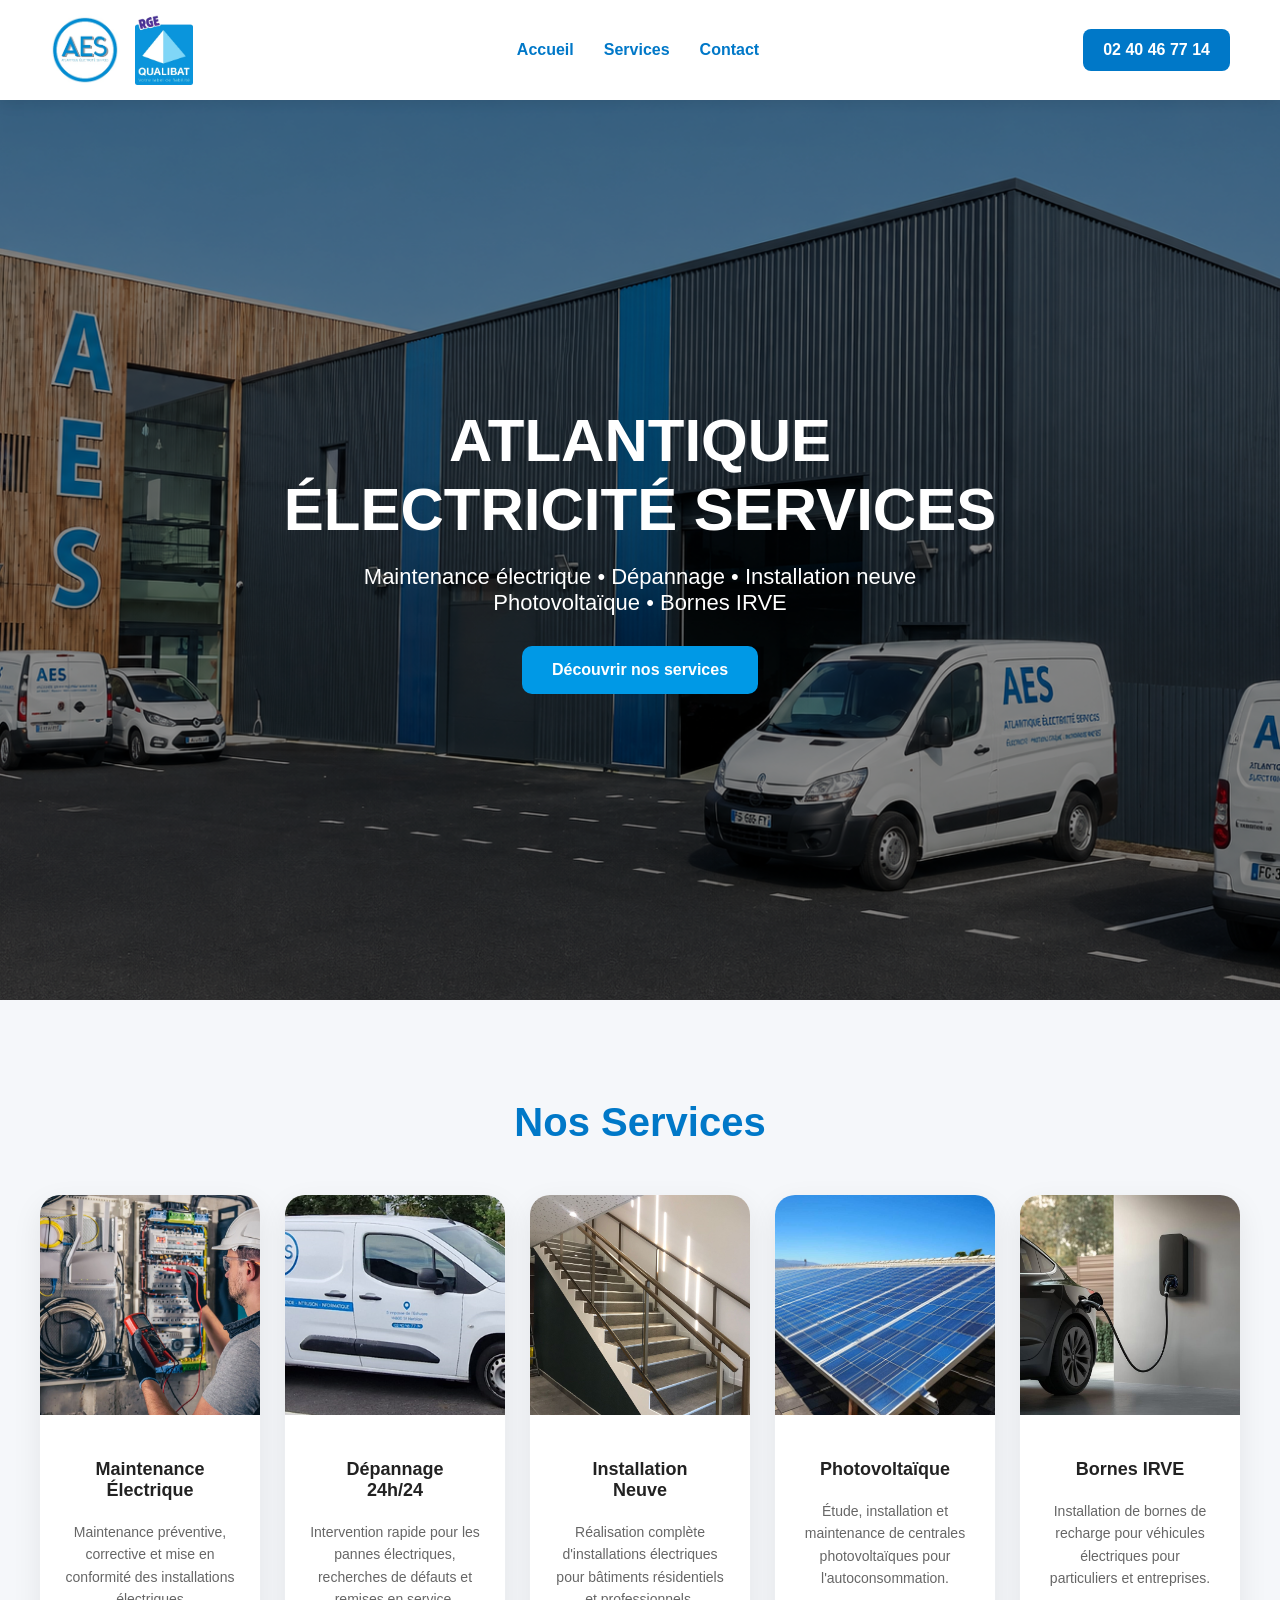
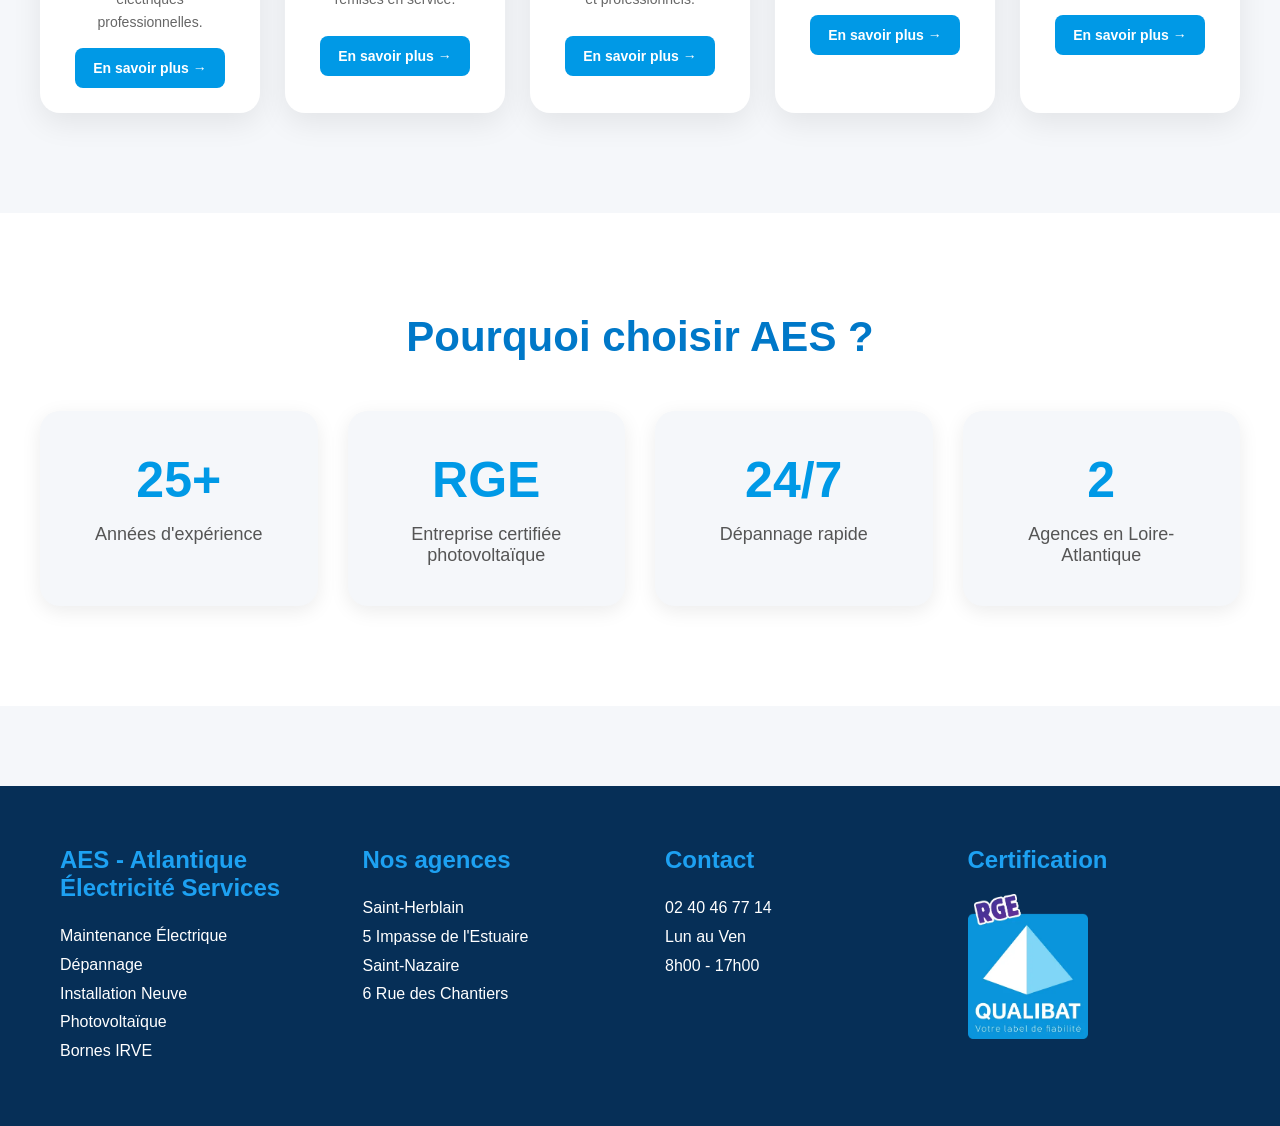
<file: index.html>
<!DOCTYPE html>
<html lang="fr">
<head>
<meta charset="UTF-8">
<meta name="viewport" content="width=device-width, initial-scale=1.0">
<title>AES - Atlantique Électricité Services</title>
<link rel="stylesheet" href="style.css">
</head>

<body>

<header>
   <div class="logo">
    <img src="images/logo-aes.png" alt="AES" class="logo-aes">

    <img src="images/logo rge.webp" alt="Qualibat" class="logo-rge">
</div>

    <nav>
        <a href="#">Accueil</a>
        <a href="#services">Services</a>
        <a href="#contact">Contact</a>
    </nav>

    <a href="tel:0240467714" class="btn-contact">
        02 40 46 77 14
    </a>
</header>

<section class="hero">

    <div class="overlay"></div>

    <div class="hero-content">

        <h1>
            ATLANTIQUE<br>
            ÉLECTRICITÉ SERVICES
        </h1>

        <p>
            Maintenance électrique • Dépannage • Installation neuve<br>
            Photovoltaïque • Bornes IRVE
        </p>

        <a href="#services" class="btn-main">
            Découvrir nos services
        </a>

    </div>

</section>

<section id="services" class="services">

    <h2>Nos Services</h2>

   <div class="slider-wrapper">

<div class="cards">

       <a href="maintenance.html" class="card">
    <img src="images/image-maintenance-couverture.jpg">

    <div class="card-content">
        <h3>Maintenance Électrique</h3>

        <p>
            Maintenance préventive, corrective et mise en conformité
            des installations électriques professionnelles.
        </p>

        <span class="btn-card">
            En savoir plus →
        </span>
    </div>
</a>

       <a href="depannage.html" class="card">
    <img src="images/camion-aes.png">

    <div class="card-content">
        <h3>Dépannage 24h/24</h3>

        <p>
            Intervention rapide pour les pannes électriques,
            recherches de défauts et remises en service.
        </p>

        <span class="btn-card">
            En savoir plus →
        </span>
    </div>
</a>

       <a href="installation-neuve.html" class="card">
    <img src="images/eclairages-aes2.jpeg">

    <div class="card-content">
        <h3>Installation Neuve</h3>

        <p>
            Réalisation complète d'installations électriques
            pour bâtiments résidentiels et professionnels.
        </p>

        <span class="btn-card">
            En savoir plus →
        </span>
    </div>
</a>

       <a href="photovoltaique.html" class="card">
    <img src="images/image-panneaux-photovoltaique-couverture.jpg">

    <div class="card-content">
        <h3>Photovoltaïque</h3>

        <p>
            Étude, installation et maintenance de centrales
            photovoltaïques pour l'autoconsommation.
        </p>

        <span class="btn-card">
            En savoir plus →
        </span>
    </div>
</a>

       <a href="irve.html" class="card">
    <img src="images/borne-recharge-couverture.jpg">

    <div class="card-content">
        <h3>Bornes IRVE</h3>

        <p>
            Installation de bornes de recharge pour véhicules
            électriques pour particuliers et entreprises.
        </p>

        <span class="btn-card">
            En savoir plus →
        </span>
    </div>
</a>

    </div>

</div>
</section>
<section class="avantages">

<h2>Pourquoi choisir AES ?</h2>

<div class="avantages-grid">

<div class="avantage">
<h3>25+</h3>
<p>Années d'expérience</p>
</div>

<div class="avantage">
<h3>RGE</h3>
<p>Entreprise certifiée photovoltaïque</p>
</div>

<div class="avantage">
<h3>24/7</h3>
<p>Dépannage rapide</p>
</div>

<div class="avantage">
<h3>2</h3>
<p>Agences en Loire-Atlantique</p>
</div>

</div>

</section>

<section class="infos-entreprise">

    <div class="infos-colonne">
        <h3>AES - Atlantique Électricité Services</h3>

        <p>
            Maintenance Électrique<br>
            Dépannage<br>
            Installation Neuve<br>
            Photovoltaïque<br>
            Bornes IRVE
        </p>
    </div>

    <div class="infos-colonne">
        <h3>Nos agences</h3>

        <p>
            Saint-Herblain<br>
            5 Impasse de l'Estuaire
        </p>

        <p>
            Saint-Nazaire<br>
            6 Rue des Chantiers
        </p>
    </div>

    <div class="infos-colonne">
        <h3>Contact</h3>

        <p>02 40 46 77 14</p>

        <p>
            Lun au Ven<br>
            8h00 - 17h00
        </p>
    </div>

    <div class="infos-colonne">
        <h3>Certification</h3>

        <img src="images/logo rge.webp" alt="Qualibat">
    </div>

</section>
<script>
};
</script>
<script>
document.querySelectorAll('.accordion-btn').forEach(btn => {

btn.addEventListener('click', () => {

const content = btn.nextElementSibling;
const icon = btn.querySelector('.accordion-icon');

if(content.style.display === 'block'){
    content.style.display = 'none';
    icon.textContent = '+';
}else{
    content.style.display = 'block';
    icon.textContent = '-';
}

});

});
</script>
</body>
</html>
</file>
<file: style.css>
*{
margin:0;
padding:0;
box-sizing:border-box;
font-family:Arial,sans-serif;
}

body{
background:#f5f7fa;
color:#222;
}

header{
position:relative;
top:0;
width:100%;
background:white;
display:flex;
justify-content:space-between;
align-items:center;
padding:15px 50px;
box-shadow:0 2px 15px rgba(0,0,0,.1);
z-index:1000;
}

.logo{
display:flex;
align-items:center;
gap:15px;
}

.logo-aes{
height:70px;
}

.logo-rge{
height:70px;
}
nav{
display:flex;
gap:30px;
}

nav a{
text-decoration:none;
color:#0078c8;
font-weight:600;
}

.btn-contact{
background:#0078c8;
color:white;
padding:12px 20px;
border-radius:8px;
text-decoration:none;
font-weight:bold;
}

.hero{
height:100vh;
background:url("images/batiment-aes.png") center center/cover;
position:relative;
display:flex;
justify-content:center;
align-items:center;
text-align:center;
}

.overlay{
position:absolute;
top:0;
left:0;
width:100%;
height:100%;
background:rgba(0,0,0,.45);
}

.hero-content{
position:relative;
z-index:2;
color:white;
max-width:900px;
padding:20px;
}

.hero-content h1{
font-size:60px;
margin-bottom:20px;
}

.hero-content p{
font-size:22px;
margin-bottom:30px;
}

.btn-main{
display:inline-block;
background:#0099e6;
color:white;
padding:15px 30px;
border-radius:10px;
text-decoration:none;
font-weight:bold;
}

.services{
padding:100px 40px;
text-align:center;
}

.services h2{
font-size:40px;
margin-bottom:50px;
color:#0078c8;
}

.cards{
display:grid;
grid-template-columns:repeat(5,1fr);
gap:25px;
max-width:1500px;
margin:auto;
}

.card{
background:white;
border-radius:15px;
overflow:hidden;
text-decoration:none;
color:#222;
box-shadow:0 5px 20px rgba(0,0,0,.1);
transition:.3s;
}

.card:hover{
transform:translateY(-10px);
}

.card img{
width:100%;
height:220px;
object-fit:cover;
}

.card h3{
padding:20px;
font-size:22px;
}

.gallery{
padding:100px 40px;
background:white;
}

.gallery h2{
text-align:center;
font-size:40px;
margin-bottom:50px;
color:#0078c8;
}

.gallery-grid{
display:grid;
grid-template-columns:repeat(auto-fit,minmax(300px,1fr));
gap:20px;
}

.gallery-grid img{
width:100%;
height:250px;
object-fit:cover;
border-radius:12px;
}

.infos{
padding:80px 40px;
background:#0078c8;
color:white;
display:grid;
grid-template-columns:repeat(auto-fit,minmax(200px,1fr));
gap:30px;
text-align:center;
}

.infos h3{
font-size:45px;
margin-bottom:10px;
}

footer{
background:#002c4d;
color:white;
padding:80px 40px;
text-align:center;
}

.footer-logo{
height:100px;
margin-bottom:30px;
}

.contact-grid{
display:grid;
grid-template-columns:repeat(auto-fit,minmax(300px,1fr));
gap:40px;
margin-top:40px;
}

@media(max-width:768px){
header {
    padding: 15px 10px;
}

.logo img {
    height: 60px;
}

.qualibat-logo {
    height: 50px;
}
header{
padding:15px;
flex-direction:column;
gap:15px;
}

nav{
flex-wrap:wrap;
justify-content:center;
}

.hero-content h1{
font-size:38px;
}

.hero-content p{
font-size:18px;
}

}
.card-content{
padding:25px;
}

.card-content p{
margin-top:15px;
line-height:1.6;
color:#666;
font-size:15px;
min-height:90px;
}

.btn-card{
display:inline-block;
margin-top:15px;
background:#0099e6;
color:white;
padding:12px 18px;
border-radius:8px;
font-weight:bold;
}
.card h3{
font-size:18px;
padding:15px 10px 5px;
}

.card-content p{
font-size:14px;
min-height:100px;
}

.btn-card{
font-size:14px;
}
.card{
background:white;
border-radius:20px;
overflow:hidden;
text-decoration:none;
color:#222;
box-shadow:0 10px 30px rgba(0,0,0,.08);
transition:.3s;
}

.card:hover{
transform:translateY(-10px);
box-shadow:0 20px 40px rgba(0,0,0,.15);
}
.avantages{
padding:100px 40px;
background:white;
text-align:center;
}

.avantages h2{
font-size:42px;
color:#0078c8;
margin-bottom:50px;
}

.avantages-grid{
display:grid;
grid-template-columns:repeat(4,1fr);
gap:30px;
max-width:1400px;
margin:auto;
}

.avantage{
background:#f5f7fa;
padding:40px;
border-radius:20px;
box-shadow:0 5px 20px rgba(0,0,0,.08);
}

.avantage h3{
font-size:50px;
color:#0099e6;
margin-bottom:15px;
}

.avantage p{
font-size:18px;
color:#555;
}
.footer-pro{
background:#052d4d;
padding:80px 40px;
color:white;
text-align:center;
}

.footer-pro h2{
font-size:42px;
margin-bottom:50px;
}

.footer-grid{
display:grid;
grid-template-columns:repeat(3,1fr);
gap:30px;
max-width:1200px;
margin:auto;
}

.footer-card{
background:rgba(255,255,255,0.08);
padding:30px;
border-radius:20px;
backdrop-filter:blur(10px);
}

.footer-card h3{
margin-bottom:15px;
font-size:24px;
color:#2fb3ff;
}

.footer-card p{
line-height:1.7;
font-size:18px;
}

.footer-bottom{
margin-top:50px;
padding-top:25px;
border-top:1px solid rgba(255,255,255,0.2);
font-size:15px;
opacity:0.8;
}

@media(max-width:900px){

.footer-grid{
grid-template-columns:1fr;
}

}
@media (max-width: 768px){

header{
flex-direction:column;
padding:15px;
gap:15px;
}

.logo{
justify-content:center;
}

.logo-aes{
height:60px;
}

.logo-rge{
height:45px;
}

nav{
flex-wrap:wrap;
justify-content:center;
gap:15px;
}

.btn-contact{
width:auto;
padding:15px 35px;
text-align:center;
}

.hero{
height:70vh;
}

.hero-content h1{
font-size:32px;
line-height:1.2;
}

.hero-content p{
font-size:16px;
}

.cards{
grid-template-columns:1fr;
}

.card{
max-width:450px;
margin:auto;
}

.avantages-grid{
grid-template-columns:1fr;
}

.footer-grid{
grid-template-columns:1fr;
}

.footer-pro{
padding:50px 20px;
}

.footer-card{
padding:20px;
}

}
@media (max-width: 768px){

.avantages{
    padding:60px 20px;
}

.avantages h2{
    font-size:28px;
    margin-bottom:30px;
}

.avantages-grid{
    grid-template-columns:1fr;
    gap:20px;
}

.avantage{
    padding:25px;
}

.avantage h3{
    font-size:40px;
}

.avantage p{
    font-size:16px;
}

.footer-pro h2{
    font-size:28px;
}

}
.stats-grid{
    display:grid;
    grid-template-columns:1fr 1fr;
    gap:15px;
}
/* PAGE INSTALLATION NEUVE */

.hero-install{
    min-height:500px;
   background:url("images/eclairages-aes2.jpeg") center center;
background-size:100%;
    display:flex;
    align-items:center;
    padding:80px;
    color:white;
    position:relative;
}
.hero-pv{
    min-height:500px;
   background:url("images/image-panneaux-photovoltaique-couverture.jpg") center center;
background-size:100%;
    display:flex;
    align-items:center;
    padding:80px;
    color:white;
    position:relative;
}
.hero-install::before{
    content:"";
    position:absolute;
    inset:0;
    background:rgba(0,0,0,.45);
}
.hero-pv::before{
    content:"";
    position:absolute;
    inset:0;
    background:rgba(0,0,0,.45);
}
.hero-depannage{
    min-height:500px;
    background:url("images/camion-aes.png") center center;
    background-size:cover;
    display:flex;
    align-items:center;
    padding:80px;
    color:white;
    position:relative;
}

.hero-depannage::before{
    content:"";
    position:absolute;
    inset:0;
    background:rgba(0,0,0,.45);
}
.hero-maintenance{
    min-height:500px;
    background:url("images/image-maintenance-couverture.jpg") center center;
    background-size:cover;
    display:flex;
    align-items:center;
    padding:80px;
    color:white;
    position:relative;
}

.hero-maintenance::before{
    content:"";
    position:absolute;
    inset:0;
    background:rgba(0,0,0,.45);
}
.hero-irve{
    min-height:500px;
    background:url("images/borne-recharge-couverture.jpg") center center;
    background-size:cover;
    display:flex;
    align-items:center;
    padding:80px;
    color:white;
    position:relative;
}

.hero-irve::before{
    content:"";
    position:absolute;
    inset:0;
    background:rgba(0,0,0,.45);
}
.hero-install-content{
    position:relative;
    z-index:2;
    max-width:600px;
}

.hero-install-content h1{
    font-size:60px;
    margin-bottom:20px;
    color:white;
}

.hero-install-content p{
    font-size:22px;
    line-height:1.6;
    color:white;
    margin-bottom:30px;
}

.engagement{
    padding:80px 20px;
    text-align:center;
    background:white;
}

.engagement span{
    color:#0078c8;
    font-weight:bold;
}

.engagement h2{
    font-size:42px;
    margin:20px 0;
}

.engagement-grid{
    display:grid;
    grid-template-columns:repeat(4,1fr);
    gap:30px;
    max-width:1200px;
    margin:auto;
    margin-top:50px;
}

.engagement-grid div{
    background:white;
    padding:30px;
    border-radius:20px;
    box-shadow:0 10px 30px rgba(0,0,0,.08);
}

.prestations{
    max-width:1300px;
    margin:80px auto;
    padding:0 20px;
    display:grid;
    grid-template-columns:1fr 1fr;
    gap:50px;
    align-items:start;
}

.prestations h2{
    font-size:42px;
    margin-bottom:30px;
}

.prestations li{
    margin-bottom:20px;
    font-size:18px;
}

.prestations-images{
    display:grid;
    grid-template-columns:1fr 1fr;
    gap:20px;
}

.prestations-images img{
    width:100%;
    height:260px;
    object-fit:cover;
    border-radius:15px;
}

.cta-install{
    background:#0078c8;
    color:white;
    padding:50px;
    border-radius:20px;
    max-width:1300px;
    margin:80px auto;
    display:flex;
    justify-content:space-between;
    align-items:center;
}

@media(max-width:768px){

.hero-install{
    padding:40px 25px;
    min-height:400px;
}

.hero-install-content h1{
    font-size:42px;
}

.engagement-grid{
    grid-template-columns:1fr;
}

.prestations{
    grid-template-columns:1fr;
}

.cta-install{
    flex-direction:column;
    text-align:center;
    gap:20px;
}

}
.engagement-card{
    background:#fff;
    padding:30px;
    border-radius:20px;
    box-shadow:0 10px 30px rgba(0,0,0,0.08);
    text-align:center;
}

.engagement-card i{
    font-size:50px;
    color:#0f8ae8;
    margin-bottom:20px;
    display:block;
}
.prestations-list{
    list-style:none;
    padding:0;
    margin:0;
}

.prestations-list li{
    display:flex;
    align-items:flex-start;
    gap:12px;
    margin-bottom:22px;
    font-size:20px;
    line-height:1.6;
}

.prestations-list i{
    color:#0f8ae8;
    font-size:22px;
    margin-top:4px;
}
.cta-install{
    max-width:1200px;
    margin:60px auto;
    padding:35px 50px;

    background:linear-gradient(90deg,#0076d7,#0f8ae8);

    border-radius:20px;

    display:flex;
    justify-content:space-between;
    align-items:center;

    color:white;
}

.cta-left h3{
    font-size:32px;
    margin-bottom:10px;
}

.cta-left p{
    margin:0;
}

.btn-call{
    background:white;
    color:#0076d7;

    padding:18px 30px;

    border-radius:12px;

    text-decoration:none;
    font-weight:bold;
}
@media(max-width:768px){

.cta-install{
    flex-direction:column;
    text-align:center;
    gap:20px;
    margin:40px 20px;
    padding:25px;
}

.cta-left h3{
    font-size:24px;
}

}
.infos-entreprise{
    background:#062f57;
    color:white;
    padding:60px;
    display:grid;
    grid-template-columns:repeat(4,1fr);
    gap:50px;
    margin-top:80px;
}

.infos-colonne h3{
    color:#1da1f2;
    margin-bottom:20px;
    font-size:24px;
}

.infos-colonne p{
    line-height:1.8;
    color:#ffffff;
}

.infos-colonne img{
    width:120px;
}
@media (max-width: 768px) {

    /* Menu */
    nav {
        display: none;
    }

    .menu-mobile {
        display: block;
    }

    /* Hero */
    .hero {
        min-height: 450px;
        padding: 40px 20px;
    }

    .hero h1 {
        font-size: 2.4rem;
    }

    /* Services */
    .cards {
        display: flex;
        overflow-x: auto;
        scroll-snap-type: x mandatory;
        gap: 20px;
        padding: 20px;
    }

  .card {
    min-width: 85%;
    max-width: 85%;
    min-height: auto;
    scroll-snap-align: center;
    flex-shrink: 0;
}

    /* Pourquoi choisir AES */
    .avantages-grid {
        display: flex;
        overflow-x: auto;
        scroll-snap-type: x mandatory;
        gap: 20px;
        padding: 20px;
    }

    .avantage {
        min-width: 85%;
        scroll-snap-align: center;
        flex-shrink: 0;
    }

    /* Footer accordéon */

    .footer-mobile {
        display: block;
    }
.footer-grid{
    display:flex;
    overflow-x:auto;
    gap:20px;
    padding:20px;
    scroll-snap-type:x mandatory;
}

.footer-card{
    min-width:85%;
    scroll-snap-align:center;
    flex-shrink:0;
}
body{
overflow-x:hidden;
}
.slider-wrapper{
    position:relative;
}
}
.accordion{
    margin-top:30px;
}

.accordion-btn{
    width:100%;
    padding:20px 25px;
    background:#1b4b73;
    color:white;
    border:none;
    border-radius:12px;
    margin-bottom:12px;

    display:flex;
    justify-content:space-between;
    align-items:center;

    font-size:22px;
    font-weight:600;
    cursor:pointer;
}
.accordion-icon{
    font-size:30px;
    font-weight:300;
}
.accordion-content{
    display:none;
    padding:15px;
    background:#234f78;
    border-radius:12px;
    margin-bottom:15px;
}
.btn-gallery{
    display:block;
    margin:30px auto;
    padding:14px 28px;
    background:#0078c8;
    color:white;
    border:none;
    border-radius:10px;
    font-size:18px;
    font-weight:600;
    cursor:pointer;
}

.hidden-gallery{
    display:none;
    grid-template-columns:repeat(2,1fr);
    gap:20px;
    margin-top:20px;
}

.hidden-gallery.show{
    display:grid;
}

.hidden-gallery img{
    width:100%;
    border-radius:15px;
}
</file>
